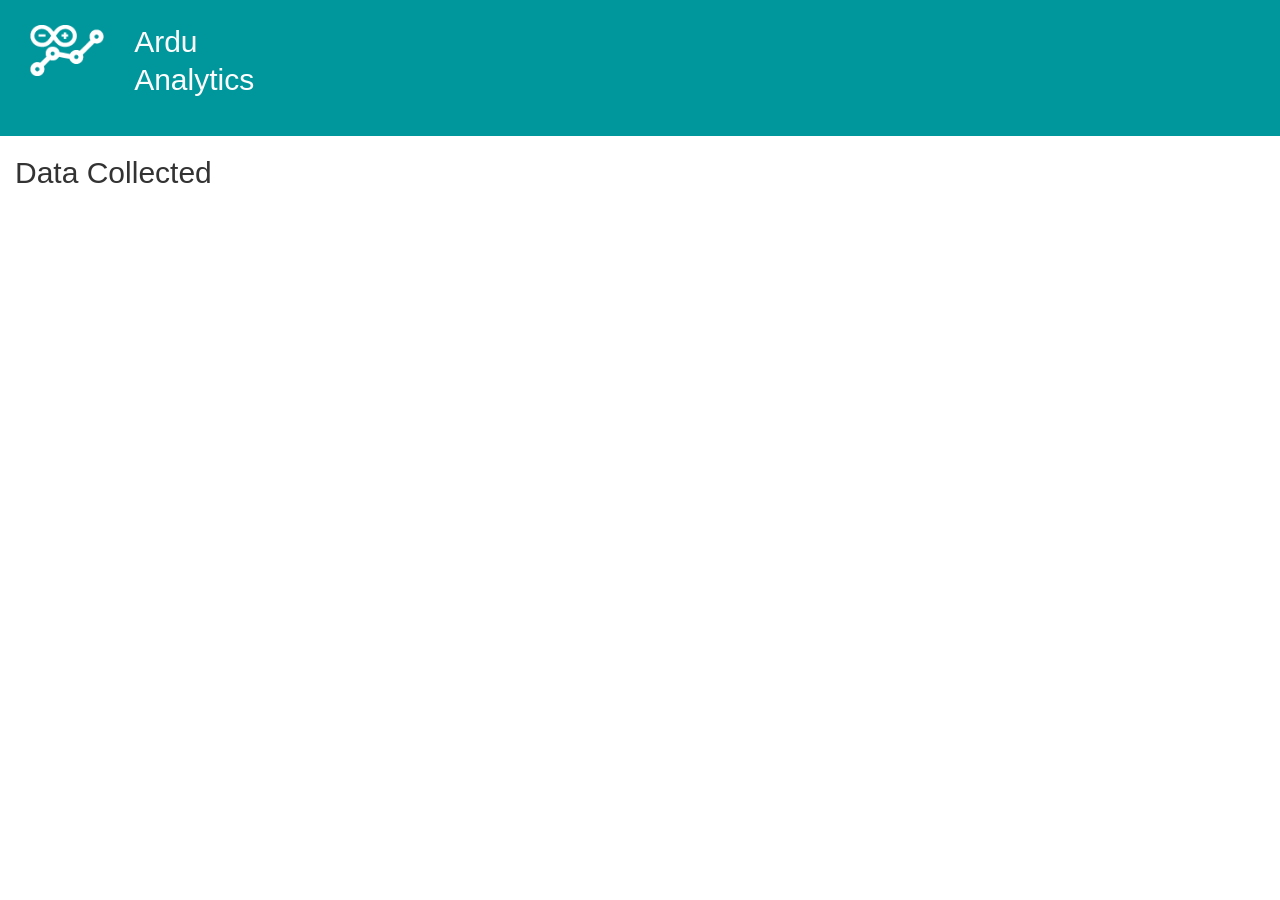
<file: atw/index.html>
<!DOCTYPE html>
<html>

<head>
    <title>Russell Schlup</title>
    <meta charset="utf-8" />
    <!--    Styles    -->
    <link href='http://fonts.googleapis.com/css?family=Open+Sans:400,600|Montserrat:400,700' rel='stylesheet' type='text/css'>
    <link rel="stylesheet" href="//netdna.bootstrapcdn.com/bootstrap/3.1.1/css/bootstrap.min.css">
    <link rel="stylesheet" href="css/style.css">
    <!--    Scripts    -->
    <script type="text/javascript" src="http://code.jquery.com/jquery-2.1.0.min.js"></script>
    <script type="text/javascript" src="js/chart.js"></script>
    <script type="text/javascript" src="js/main.js"></script>
</head>
<body>
    <nav class="col-md-12">
        <img src="i/logo.png" class="col-md-1" />
        <ul class="col-md-3">
            <li><h2>Ardu</h2></li>
            <li><h2>Analytics</h2></li>
        </ul>
    </nav>
    <section class="col-md-12">
        <h2>Data Collected</h2>
<!--        <canvas id="myChart" width="1400" height="400"></canvas>-->
        <ul id='graphs'>
        </ul>
    </section>
</body>
</file>
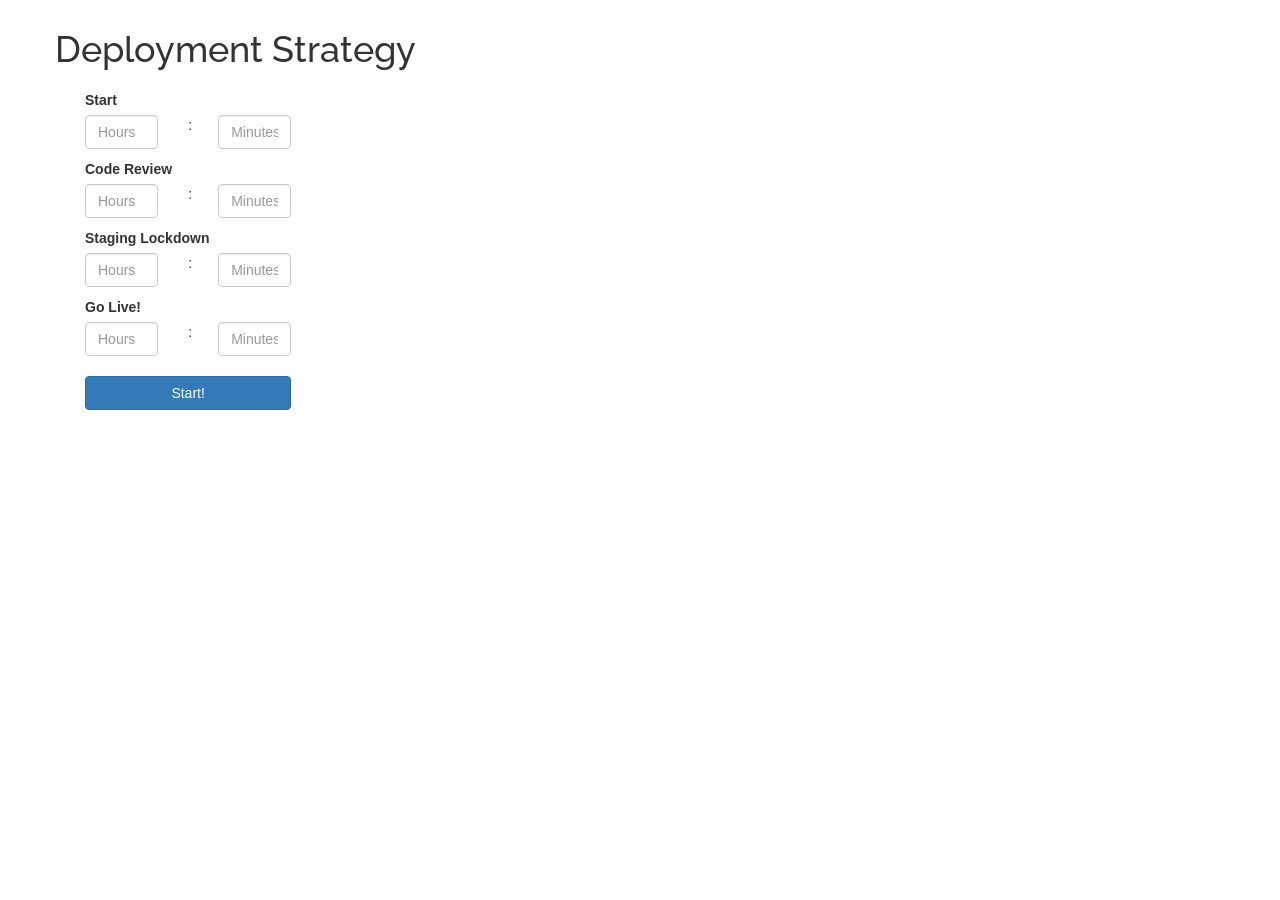
<file: deploy/index.html>
<!doctype html>
<html>
<head>
    <title>Deployment of Web Projects</title>
    <meta charset="utf-8" />
    <!--    Styles    -->
    <link href='http://fonts.googleapis.com/css?family=Lato|Raleway' rel='stylesheet' type='text/css'>
    <link rel="stylesheet" href="//netdna.bootstrapcdn.com/bootstrap/3.1.1/css/bootstrap.min.css">
    <link rel="stylesheet" href="css/s.css">
    
    <!--    Scripts    -->
    <script type="text/javascript" src="http://code.jquery.com/jquery-2.1.0.min.js"></script>
    <script type="text/javascript" src="js/main.js"></script>
    <script src="js/Chart.js"></script>
</head>
<body>
    <header class='col-sm-12'>
        <h1 class='col-sm-12'>Deployment Strategy</h1>
    </header>
    <section class='col-sm-12'>
        <form class='col-sm-4'>
            <ul class="col-sm-9">
                <li class='col-sm-12'><label>Start</label></li>
                <li class="col-sm-5"><input type='text' name='start_hours' class="form-control" placeholder="Hours" /></li>
                <li class="col-sm-1"><span>:</span></li>
                <li class="col-sm-5"><input type='text' name='start_min'  class="form-control" placeholder="Minutes"/></li>
                <li class='col-sm-12'><label>Code Review</label></li>
                <li class="col-sm-5"><input type='text' name='code_hours' class="form-control" placeholder="Hours" /></li>
                <li class="col-sm-1"><span>:</span></li>
                <li class="col-sm-5"><input type='text' name='code_min'  class="form-control" placeholder="Minutes"/></li>
                <li class="col-sm-12"><label>Staging Lockdown</label></li>
                <li class="col-sm-5"><input type='text' name='stage_hours'  class="form-control" placeholder="Hours" /></li>
                <li class="col-sm-1"><span>:</span></li>
                <li class="col-sm-5"><input type='text' name='stage_min'  class="form-control" placeholder="Minutes"/></li>
                <li class="col-sm-12"><label>Go Live!</label></li>
                <li class="col-sm-5"><input type='text' name='live_hours'  class="form-control" placeholder="Hours" /></li>
                <li class="col-sm-1"><span>:</span></li>
                <li class="col-sm-5"><input type='text' name='live_min'  class="form-control" placeholder="Minutes"/></li>
                <button class='btn btn-primary col-sm-10'>Start!</button>
            </ul>
        </form>
        <article class="col-sm-8">
            <h3></h3>
            <canvas id="canvas" height="500" width="500"></canvas>
            <img id='canvasImg' />
        </article>
    </section>
</body>
</html>
</file>
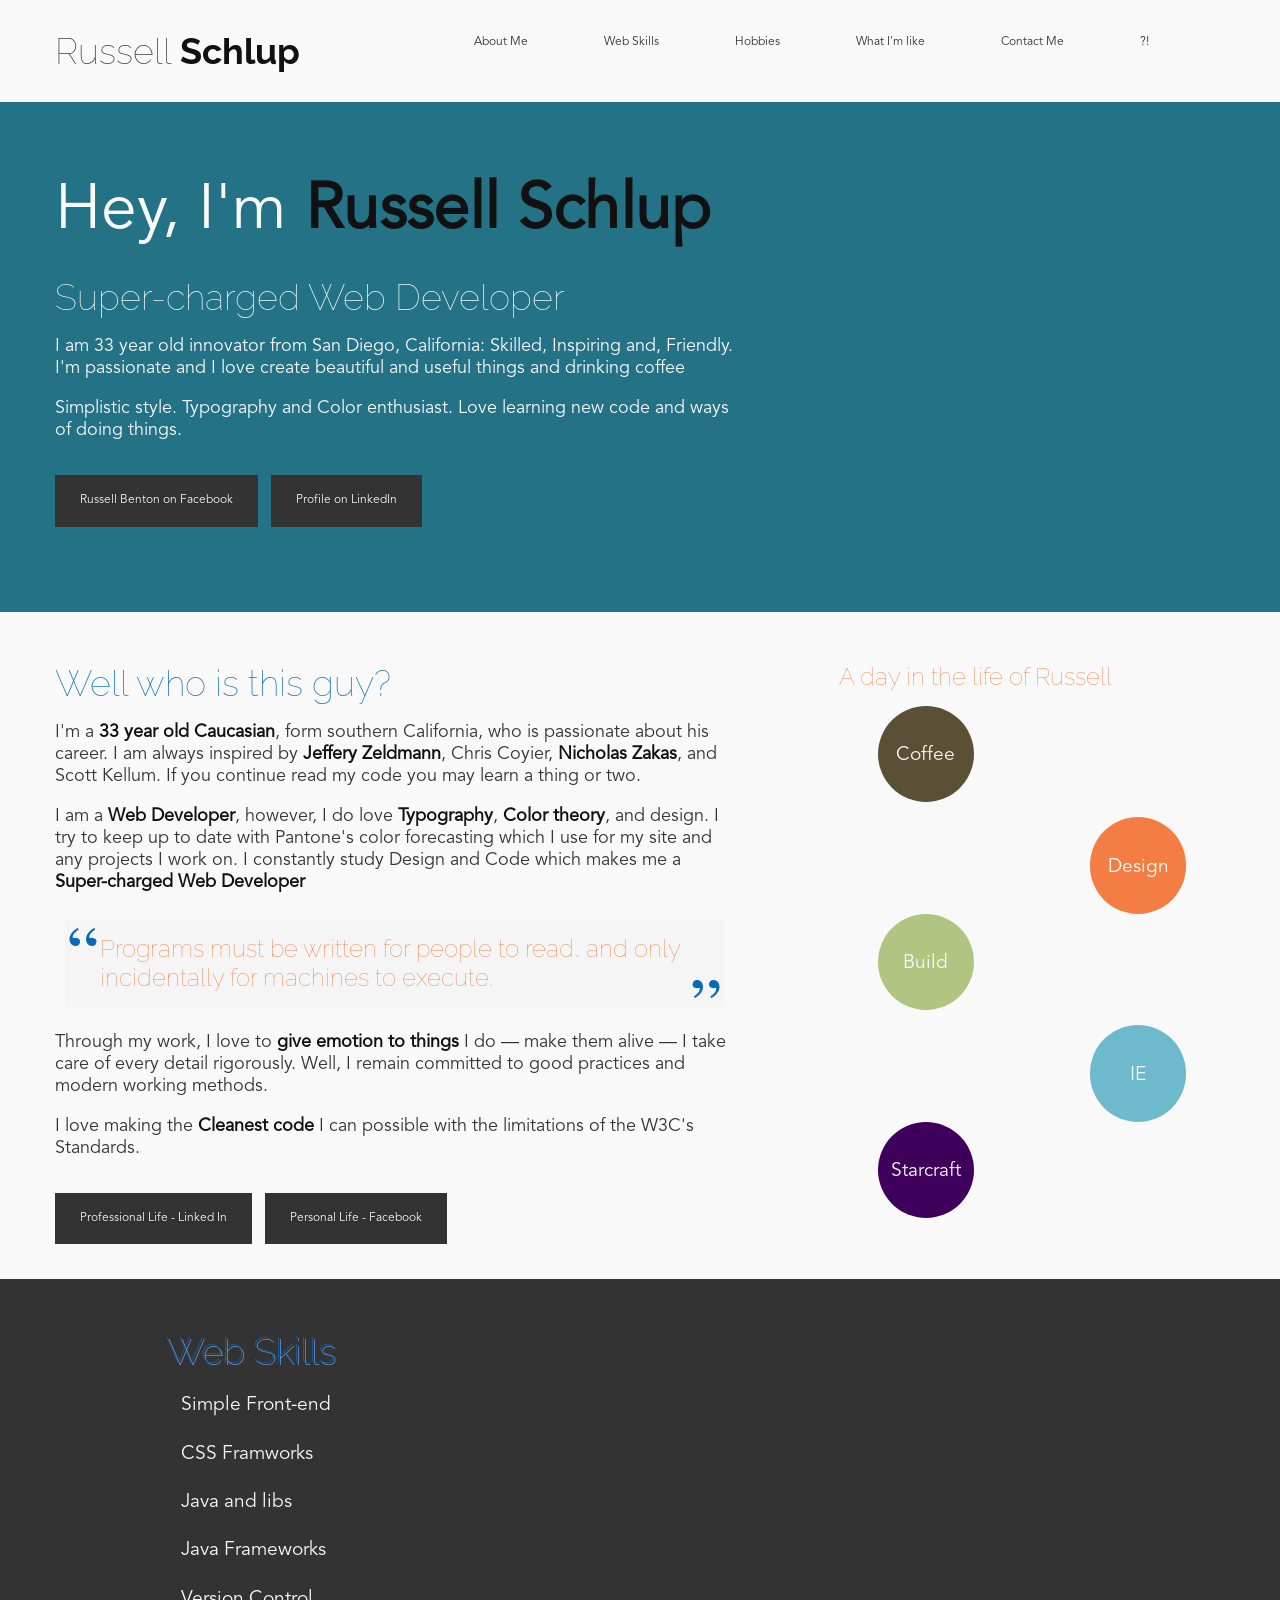
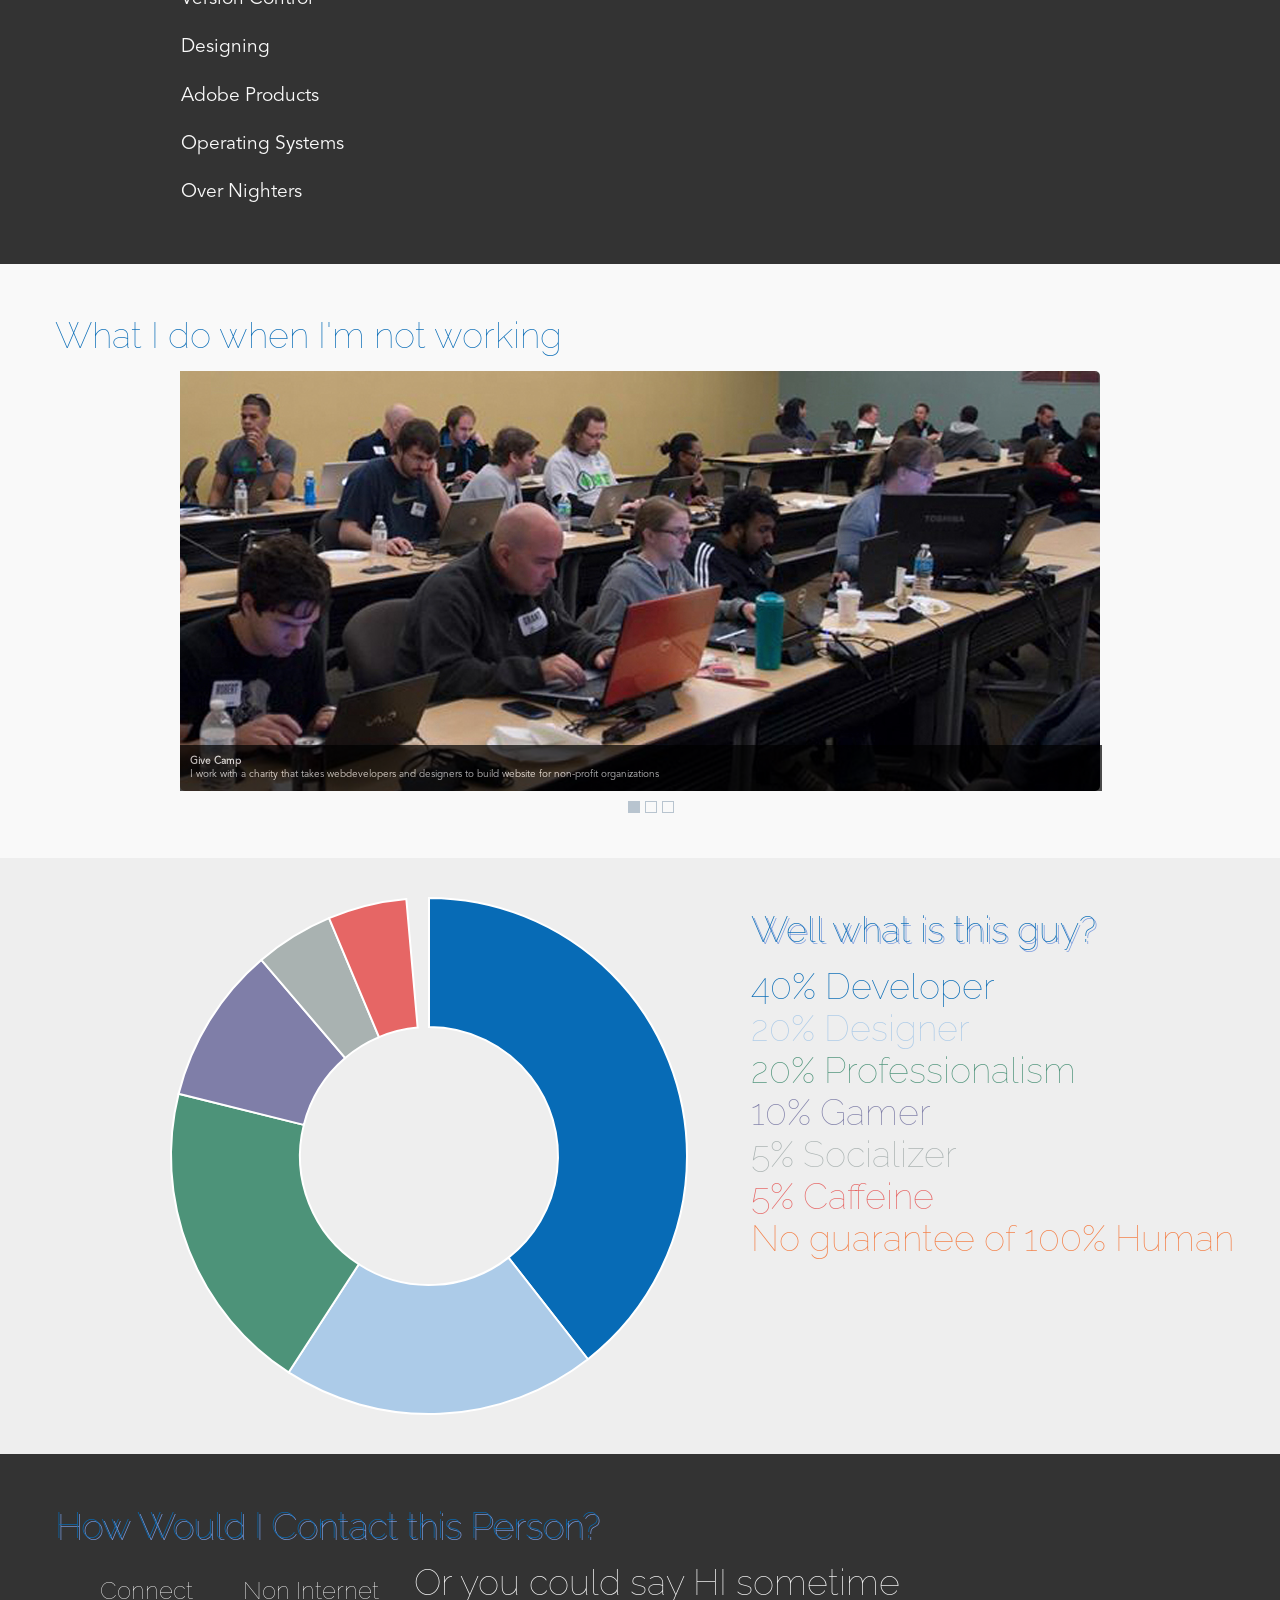
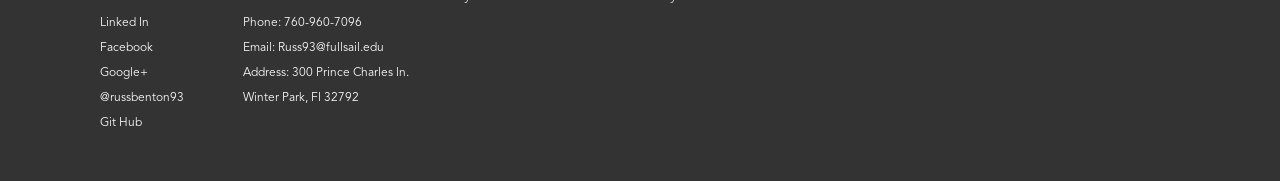
<file: wia/index.html>
<!DOCTYPE html>
<html>
<head>
	<meta charset=utf-8 />
	<title>Title</title>
	<link href='http://fonts.googleapis.com/css?family=Raleway:300' rel='stylesheet' type='text/css'>
	<link rel="stylesheet" href="c/normalize.css">
	<link rel="stylesheet" href="c/m.css">
	<!--***** Styles *****-->
	<script src="j/modernizr.js"></script>
	<script src="j/jq.js"></script>
	<script src="j/sel.js"></script>
	<script src="j/cs.js"></script>
	<script src="j/jrumble.js"></script>
	<script src="j/chart.js"></script>
	<script src="j/m.js"></script>
	<!--***** Scripts *****-->
</head>
<body>
	<div id='easter'>
    </div>
	<nav>
		<div class="wrap">
			<h3>Russell <strong>Schlup</strong></h3>
			<ul>
                <li>?!</li>
                <li>Contact Me</li>
                <li>What I'm like</li>
                <li>Hobbies</li>
                <li>Web Skills</li>
                <li>About Me</li>
			</ul>
		</div>
	</nav>
	
	<header>
		<div class="wrap">
			<section>
				<h1>Hey, I'm <strong>Russell Schlup</strong></h1>
				<h2>Super-charged Web Developer</h2>
				<p>I am <span class="age">20</span> year old innovator from San Diego, California: Skilled, Inspiring and, Friendly. I'm passionate and I love create beautiful and useful things and drinking coffee</p>
				<p>Simplistic style. Typography and Color enthusiast. Love learning new code and ways of doing things.</p>
				<a href='https://www.facebook.com/russbenton' target='_blank'><button>Russell Benton on Facebook</button></a>
				<a href='http://www.linkedin.com/in/russ93' target='_blank'><button class='linkedIn'>Profile on LinkedIn</button></a>
			</section>
		</div>
	</header>
	
	<div class="wrap" id='about'>
		<section>
			<h2>Well who is this guy?</h2>
			<p>I'm a <strong><span class="age">20</span> year old Caucasian</strong>, form southern California, who is passionate about his career. I am always inspired by <strong>Jeffery Zeldmann</strong>, Chris Coyier, <strong>Nicholas Zakas</strong>, and Scott Kellum. If you continue read my code you may learn a thing or two.</p>
			<p>I am a <strong>Web Developer</strong>, however, I do love <strong>Typography</strong>, <strong>Color theory</strong>, and design. I try to keep up to date with Pantone's  color forecasting which I use for my site and any projects I work on.  I constantly study Design and Code which makes me  a <strong>Super-charged Web Developer</strong></p>
			<h3 class="quote"> Programs must be written for people to read, and only incidentally for machines to execute.</h3>
			<p>Through my work, I love to <strong>give emotion to things</strong> I do — make them alive — I take care of every detail rigorously. Well, I remain committed to good practices and modern working methods.</p>
			<p>I love making the <strong>Cleanest code</strong> I can possible with the limitations of the W3C's Standards.</p>
			<a href='http://www.linkedin.com/in/russ93' target='_blank'><button class='linkedIn'>Professional Life - Linked In</button></a>
			<a href='https://www.facebook.com/russbenton' target='_blank'><button>Personal Life - Facebook</button></a>
		</section>
		<aside>
			<h2>A day in the life of Russell</h2>
			<ul id="timeline">
				<li><p>Coffee</p><dfn>I drink an average of 380 cups of coffee a year</dfn></li>
				<li><p>Design</p><dfn>Worldwide, a new page is designed every 0.4 seconds</dfn></li>
				<li><p>Build</p><dfn>Lint! Lint! Lint! and Standardise</dfn></li>
				<li><p>IE</p><dfn>Browser quirks can increase product time up to 71%</dfn></li>
				<li><p>Starcraft</p><dfn>Increasing my mental quickness and problem solving</dfn></li>
			</ul>
		</aside>
	</div>
	
	<div class="wrap" id='web'>
        <section class='dW'>
            <h2>Web Skills</h2>
            <ul id='skills'>
                <li><label>Simple Front-end</label><dfn lvl='100'>(LVL <span>0</span>) XHTML, HTML5, CSS2.1, CSS3</dfn></li>
                <li><label>CSS Framworks</label><dfn lvl='100'>(LVL <span>0</span>) Responsive Design, Grid System, Bootstrap, Foundation</dfn></li>
                <li><label>Java and libs</label><dfn lvl='95'>(LVL <span>0</span>) JavaScript, jQuery, jQuery UI, jQuery Mobile</dfn></li>
                <li><label>Java Frameworks</label><dfn lvl='78'>(LVL <span>0</span>) Ember, Backbone, AngularJS, PHP5, AJAX</dfn></li>
                <li><label>Version Control</label><dfn lvl='95'>(LVL <span>0</span>) Git, SVN</dfn></li>
                <li><label>Designing</label><dfn lvl='80'>(LVL <span>0</span>) Web Design, Mobile Design</dfn></li>
                <li><label>Adobe Products</label><dfn lvl='85'>(LVL <span>0</span>) Photoshop, Illustrator, Indesign, Flash, Flash Builder, Premiere Pro</dfn></li>
                <li><label>Operating Systems</label><dfn lvl='100'>(LVL <span>0</span>) OSX, Windows, Linux (KDE & GTK+)</dfn></li>
                <li><label>Over Nighters</label><dfn lvl='9001'><span class='shake'>(LVL <span>0</span>)</span> Sleep Deprivation, Caffine, Passouts, Face Palms, Mind Blown</dfn></li>
            </ul>
        </section>
	</div>
    <div class='wrap'>
        <section id='notWork'>
            <h2>What I do when I'm not working</h2>
            <div id='carousel'>
                    <img src="i/givecamp.jpg" alt="Flowers" />
                    <span><b>Give Camp</b><br>I work with a charity that takes webdevelopers and designers to build website for non-profit organizations</span>
                    <img src="i/puremotivation.jpg" alt="Flowers" />
                    <span><b>Pure Motivation</b><br>I also spend my time helping another non-profit charity that helps do many things.</span>
                    <img src='i/safehouse.png'/>
                    <span><b>Safe House Movement</b><br>I also run a site for a non-profit charity that builds orphanages for homless children in south america name SafeHouse Movement.</span>
            </div>
        </section>
    </div>
	<div class='wrap' id='wia'>
        <section class='dW'>
            <canvas id="canvas" height='526px' width='526px'></canvas>
            <img id='canvasImg' />
            <article>
                <h2>Well what is this guy?</h2>
                <h3>40% Developer</h3>
                <h3>20% Designer</h3>
                <h3>20% Professionalism</h3>
                <h3>10% Gamer</h3>
                <h3>5% Socializer</h3>
                <h3>5% Caffeine</h3>
                <h3>No guarantee of 100% Human</h3>
            </article>
        </section>
    </div>
	<footer>
        <div class='wrap'>
            <section class='dW'>
                <h2>How Would I Contact this Person?</h2>
                <ul>
                    <li><h3>Connect</h3></li>
                    <li><a href='http://www.linkedin.com/in/russ93' target='_blank'>Linked In</a></li>
                    <li><a href='https://www.facebook.com/russbenton' target='_blank'>Facebook</a></li>
                    <li><a href='https://plus.google.com/113876837486927764147/posts/p/pub' target='_blank'>Google+</a></li>
                    <li><a href='https://twitter.com/russbenton93' target='_blank'>@russbenton93</a></li>
                    <li><a href='https://github.com/Russ93' target='_blank'>Git Hub</a></li>
                </ul>
                <ul>
                    <li><h3>Non Internet</h3></li>
                    <li>Phone: 760-960-7096</li>
                    <li>Email: Russ93@fullsail.edu</li>
                    <li>Address: 300 Prince Charles ln.</li>
                    <li>Winter Park, Fl 32792</li>
                </ul>
                <h3>Or you could say HI sometime</h3>
            </section>
        </div>
	</footer>
</body>
</html>
</file>
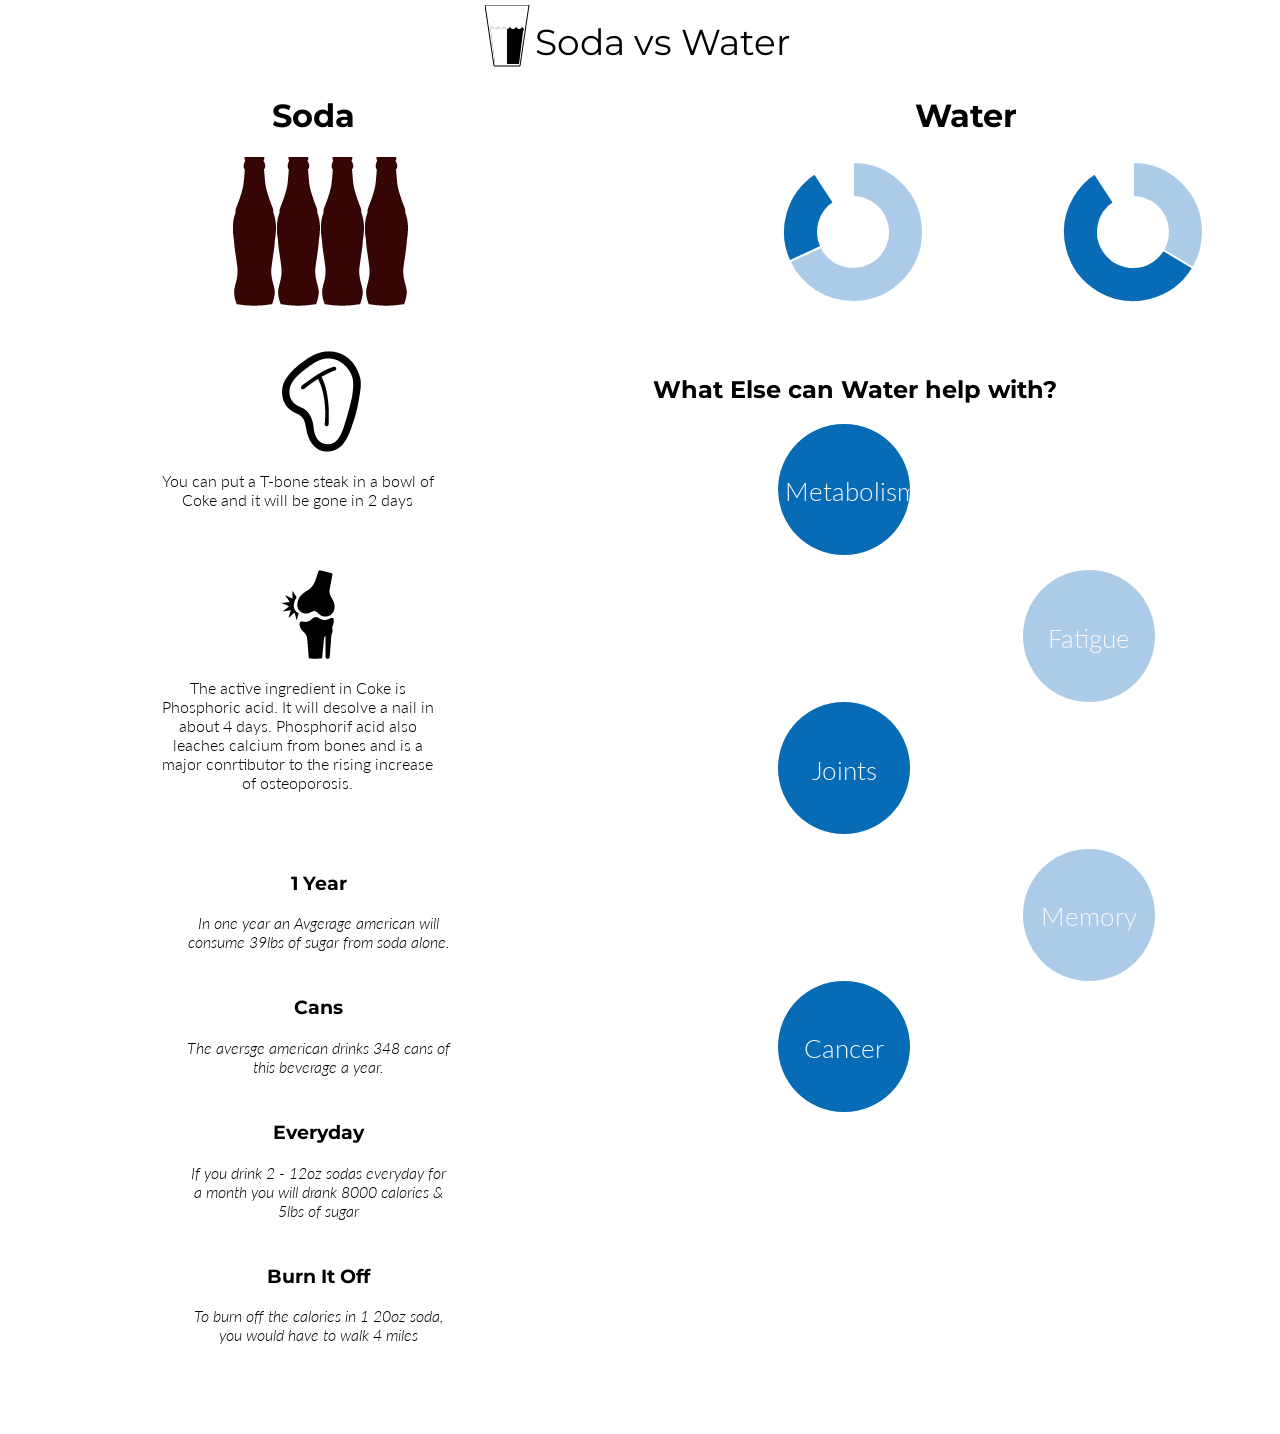
<file: wia_final/index.html>
<!DOCTYPE html>
<html>

<head>
    <meta charset=utf-8 />
    <title>Title</title>
    <!--***** Styles *****-->
    <link href='http://fonts.googleapis.com/css?family=Lato:300|Montserrat' rel='stylesheet' type='text/css'>
    <link rel="stylesheet" href="c/n.css">
    <link rel="stylesheet" href="c/m.css">
    <!--***** Scripts *****-->
    <script src="http://code.jquery.com/jquery-2.0.3.min.js"></script>
    <script src="j/chart.js"></script>
    <script src="j/modernizr.js"></script>
    <script src="j/m.js"></script>
</head>

<body>
    <nav>
        <canvas id="logo" height='75px' width='310px'></canvas>
    </nav>
    <section id='soda'>
        <h1>Soda</h1>
        <article class='cenGraph'>
            <div id='gallons'></div>
            <p id='g'>In many states the high patrol carries two gallons of Coke in the trunk to remove blood from the highway after a car accident</p>
        </article>        
        <article class='cenGraph'>
            <img src='i/steak.png' />
            <p>You can put a T-bone steak in a bowl of Coke and it will be gone in 2 days</p>
        </article>
        <article class='cenGraph'>
            <img src='i/joint.png' />
            <p>The active ingredient in Coke is Phosphoric acid. It will desolve a nail in about 4 days. Phosphorif acid also leaches calcium from bones and is a major conrtibutor to the rising increase of osteoporosis.</p>
        </article>
        <article class='cenGraph'>
         <ul>
				<li><h3>1 Year</h3><dfn>In one year an Avgerage american will consume 39lbs of sugar from soda alone.</dfn></li>
				<li><h3>Cans</h3><dfn>The aversge american drinks 348 cans of this beverage a year.</dfn></li>
				<li><h3>Everyday</h3><dfn>If you drink 2 - 12oz sodas everyday for a month you will drank 8000 calories & 5lbs of sugar</dfn></li>
				<li><h3>Burn It Off</h3><dfn>To burn off the calories in 1 20oz soda, you would have to walk 4 miles</dfn></li>
			</ul>
        </article>
    </section>
    <section id='water'>
        <h1>Water</h1>
        <article class='cenGraph'>
            <canvas id='dehydrated' height='150px' width='150px'></canvas>
            <canvas id='hunger' height='150px' width='150px'></canvas>
            <p id='d'>75% pf Americans are chronically dehydrated. (also applies to half of the world population)</p>
            <p id='h'>37% of american, the thirst mechanism is so weak that it is mistaken for hunger</p>
        </article>
        <article>
            <h2>What Else can Water help with?</h2>
            <ul id="health">
				<li><p>Metabolism</p><dfn>MILD dehydration will slow down on'es metabolism by 3%</dfn></li>
				<li><p>Fatigue</p><dfn>Lack of Water will shut down midnight hunger pangs for almost 100% of the dieters studied in a university of washington study</dfn></li>
				<li><p>Joints</p><dfn>8-10 glasses of water a day can sigificantly ease back and join pain</dfn></li>
				<li><p>Memory</p><dfn>2% drop in body water can trigger fuzzy short-term memory, trouble with basic math, and difficulty focusing your vision</dfn></li>
				<li><p>Cancer</p><dfn>5 glasses a day can decrease Colon Cancer by 45%, Breast Cancer by 79%, and Bladder Cancer by 50%</dfn></li>
			</ul>
        </article>
    </section>
    <footer>

    </footer>
</body>

</html>
</file>
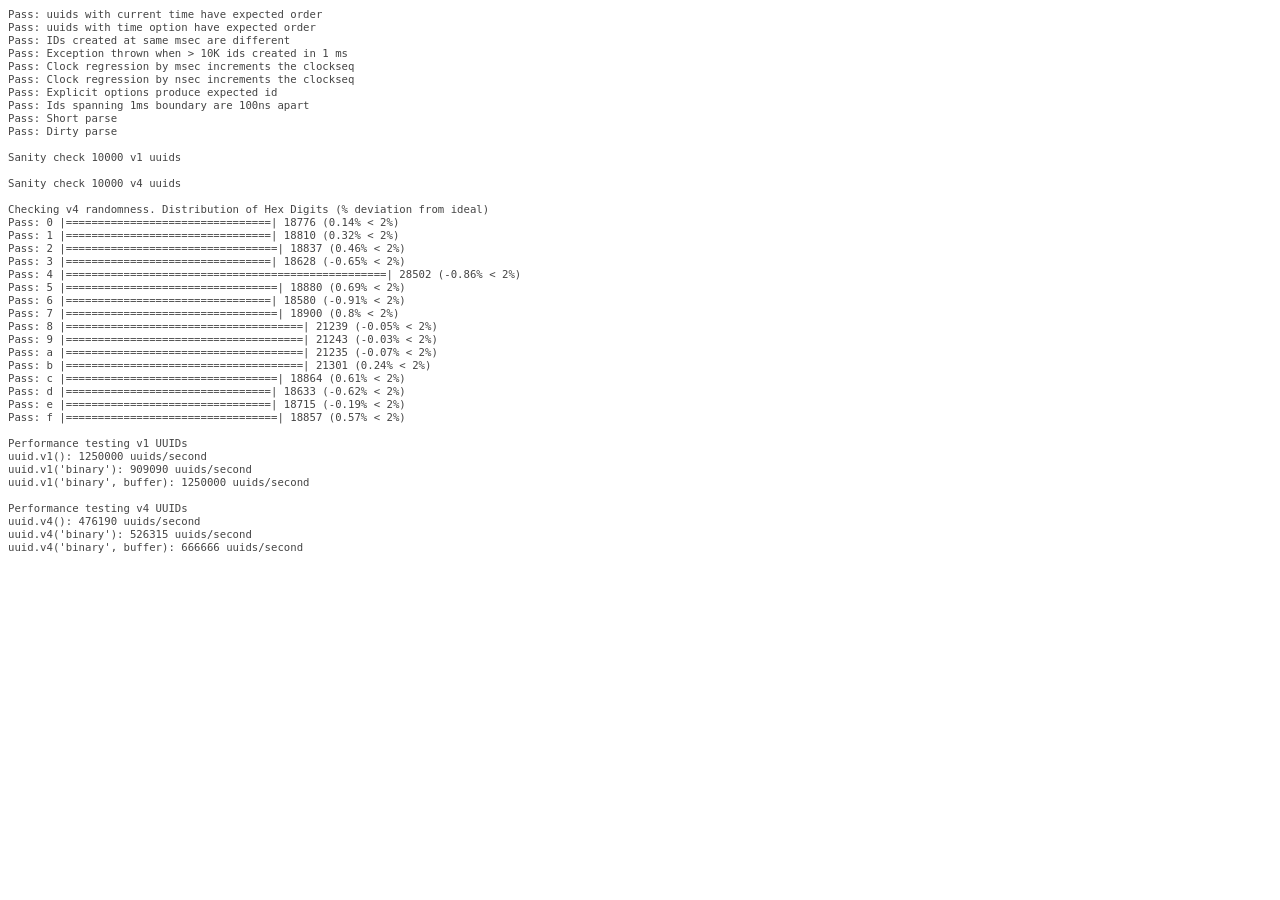
<file: doclove/node_modules/node-uuid/test/test.html>
<html>
  <head>
    <style>
      div {
        font-family: monospace;
        font-size: 8pt;
      }
      div.log {color: #444;}
      div.warn {color: #550;}
      div.error {color: #800; font-weight: bold;}
    </style>
    <script src="../uuid.js"></script>
  </head>
  <body>
    <script src="./test.js"></script>
  </body>
</html>
</file>
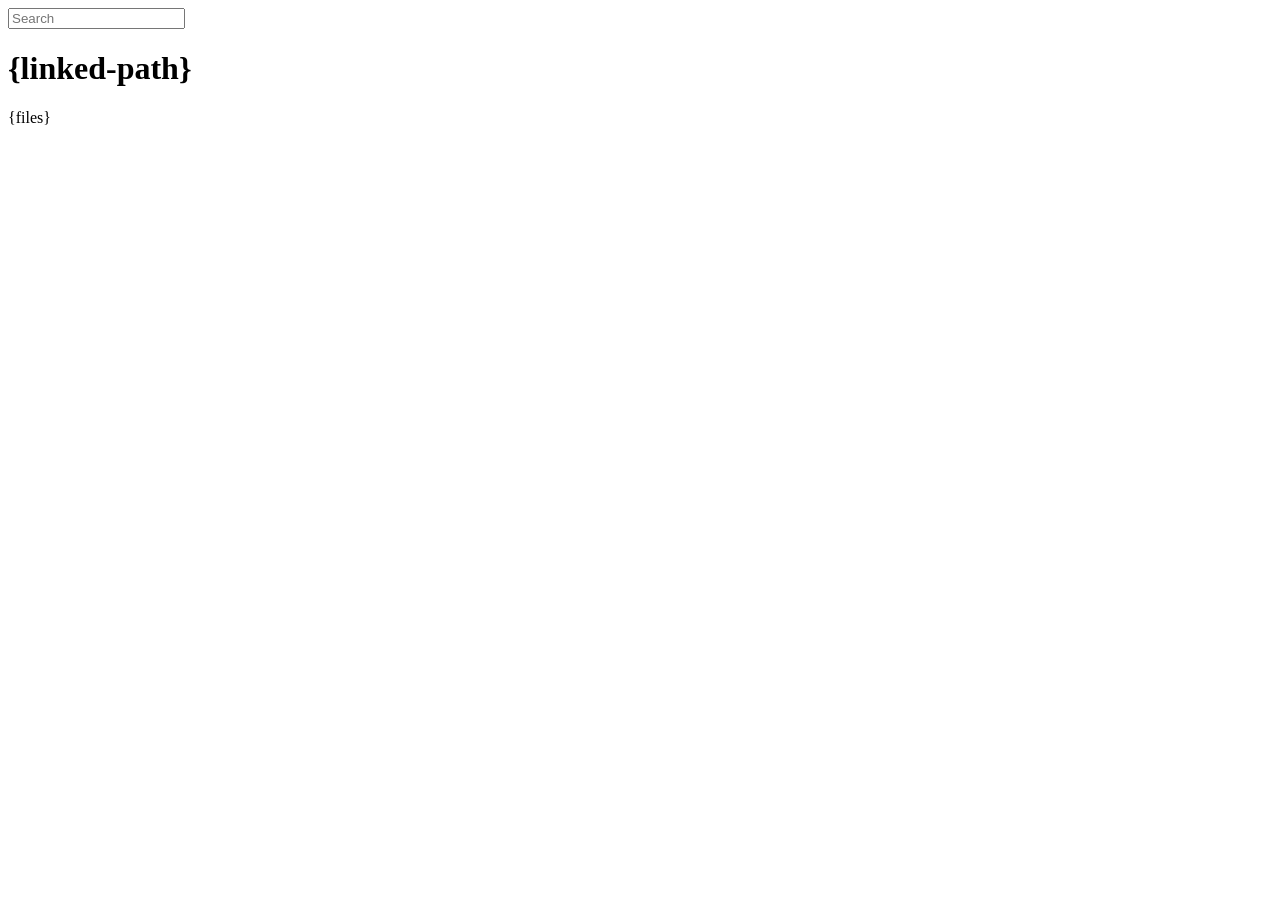
<file: doclove/node_modules/connect/lib/public/directory.html>
<!DOCTYPE html>
<html>
  <head>
    <meta charset='utf-8'> 
    <meta name="viewport" content="width=device-width, initial-scale=1.0, maximum-scale=1.0, user-scalable=no" />
    <title>listing directory {directory}</title>
    <style>{style}</style>
    <script>
      function $(id){
        var el = 'string' == typeof id
          ? document.getElementById(id)
          : id;

        el.on = function(event, fn){
          if ('content loaded' == event) {
            event = window.attachEvent ? "load" : "DOMContentLoaded";
          }
          el.addEventListener
            ? el.addEventListener(event, fn, false)
            : el.attachEvent("on" + event, fn);
        };

        el.all = function(selector){
          return $(el.querySelectorAll(selector));
        };

        el.each = function(fn){
          for (var i = 0, len = el.length; i < len; ++i) {
            fn($(el[i]), i);
          }
        };

        el.getClasses = function(){
          return this.getAttribute('class').split(/\s+/);
        };

        el.addClass = function(name){
          var classes = this.getAttribute('class');
          el.setAttribute('class', classes
            ? classes + ' ' + name
            : name);
        };

        el.removeClass = function(name){
          var classes = this.getClasses().filter(function(curr){
            return curr != name;
          });
          this.setAttribute('class', classes.join(' '));
        };

        return el;
      }

      function search() {
        var str = $('search').value
          , links = $('files').all('a');

        links.each(function(link){
          var text = link.textContent;

          if ('..' == text) return;
          if (str.length && ~text.indexOf(str)) {
            link.addClass('highlight');
          } else {
            link.removeClass('highlight');
          }
        });
      }

      $(window).on('content loaded', function(){
        $('search').on('keyup', search);
      });
    </script>
  </head>
  <body class="directory">
    <input id="search" type="text" placeholder="Search" autocomplete="off" />
    <div id="wrapper">
      <h1>{linked-path}</h1>
      {files}
    </div>
  </body>
</html>
</file>
<file: atw/css/style.css>
nav {
    background: #00979c;
    padding: 25px;
    color: #fefefe;
}
ul li{
    list-style: none;
}
nav li h2{
    margin: 0;
    margin-bottom: 5px;
}
#graphs {
    margin-left: 10%;
}
#graphs li{
    margin-top: 15px;
}
</file>
<file: deploy/css/s.css>
html{
    font-family: "Lato", "Arial", "Helvetica", sans-serif;
}
h1, h2, h3, h4, h5, h6{
    font-family: "Raleway", "Arial", "Helvetica", sans-serif;
}
body{
    padding: 10px 25px;
}
header{
    margin-bottom: 10px;
}
ul li{
    list-style: none;
}
button{
    margin: 10px 0 0 15px;
}
input{
    margin-bottom: 10px;
}
</file>
<file: wia/c/m.css>
/*------------------------- Fonts -------------------------*/
@font-face {
	font-family: 'Avenir';
	src: url('f/Avenir-Book.eot');
	src: local('☺'), url('f/Avenir-Book.woff') format('woff'), url('f/Avenir-Book.ttf') format('truetype'), url('f/Avenir-Book.svg') format('svg');
	font-weight: normal;
	font-style: normal;
}
@font-face {
	font-family: 'Avenir-Light';
	src: url('f/Avenir-Light.eot');
	src: local('☺'), url('f/Avenir-Light.woff') format('woff'), url('f/Avenir-Light.ttf') format('truetype'), url('f/Avenir-Light.svg') format('svg');
	font-weight: normal;
	font-style: normal;
}
/*------------------------- Defaults -------------------------*/
html{
	font-size: 62.5%;
	font-family: 'Avenir', sans-serif;
	color: #333;
	background: #f9f9f9;
}
.wrap{
	max-width: 1170px;
	margin: 0 auto;
	overflow: hidden;
}
h1, h2, h3 , h4, h5, h6{
	padding: 0;
	margin: 0;
	font-family: 'Raleway', sans-serif;
	font-style: normal;
	font-weight: 100;
}
h1{
	font-family: 'Avenir', sans-serif;
	font-size: 6.4em;
	color: #f9f9f9;
}
a{
    color: #f9f9f9;
    text-decoration: none;
}
h2{
	font-size: 3.6em;
	color: #076BB6;
	margin: 15px 0;
}
section, aside{
	padding: 35px 0;
}
h3{
	font-size: 3.6em;
}
#easter{
    position: fixed;
    margin: 50px 0 0 25%;
    z-index: 10;
    cursor: pointer;
}
#easter h1{
    color: #F47D43;
}
strong{
	color: #111;
}
li{
	font: normal 1.2em/1.25 'Avenir', arial, helvetica, sans-serif;
	list-style: none;
}
p {
	font-size: 1.8em;
	clear: both;
}
section{
	width: 58%;
}
aside{
	float: right;
	width: 33%;
}
aside h2{
	color: #f47d43;
	font-size: 2.4em;
}
.button,button,html input[type="button"],input[type="submit"]{
    margin: 15px 10px 0 0;
	padding: 15px 25px;
    background: #333;
    color: #f9f9f9;
	font: normal 1.2em/1.8 'Avenir', arial, helvetica, sans-serif;
	text-align: center;
	text-shadow: 0 1px 2px rgba(0, 0, 0, 0.25);
    border: 0;
	cursor: pointer;
}
.button:hover,button:hover,html input[type="button"]:hover,input[type="submit"]:hover{
	background: #f47d43;
    border-bottom: 2px solid #D87B56;
    -webkit-box-shadow: inset 0 -2px #D87B56;
	box-shadow: inset 0 -2px #D87B56;
}
article {
    float: right;
    width: 50%;
}
.dW{
    margin: 0 13%;
    max-width: 1170px;
    width: 100%;
}
/*------------------------- Nav -------------------------*/
nav{
	width: 100%;
	position: fixed;
    z-index: 99;
	top: 0;
	background: #f9f9f9;
}
nav ul{
	float: right;
	width: 65%;
	margin-top: 5px;
	padding: 0;
}
nav li{
	margin-right: 10%;
	float: right;
	font-size: 1.2em;
}
nav .wrap{
	padding: 30px 0;
}
nav h3{
    float: left;
}
/*------------------------- Header -------------------------*/
header{
	margin-top: 90px;
	background: #237285;
	overflow: hidden;
	color: #f9f9f9;
	padding: 50px 0;
}
header h1{
	margin-bottom:  25px;
}
header h2{
	color: #fff;
	margin: 15px 0;
}
header section{
	width: 59%;
}
/*------------------------- Main -------------------------*/
section:not(header){
	float: left;
}
.quote{
	color: #f47d43;
	background-color: #f5f5f5;
	background-image: url(../i/lq.png),url(../i/rq.png);
	background-repeat: no-repeat;
	background-position: left top, right bottom;
	font-size: 2.4em;
	padding: 15px 15px 15px 35px;
	margin: 25px 10px;
}
body .wrap:nth-child(5){
	background: #333;
	color: #f9f9f9;
	max-width: 100%;
}
body .wrap:nth-child(5) ul{
    font-size: 1.6em;
    padding: 0 0 0 15px;
}
.linkedIn:hover{
    background: #1C87BD;
    border-bottom: 2px solid #076BB6;
    -webkit-box-shadow: inset 0 -2px #076BB6;
	box-shadow: inset 0 -2px #076BB6s;
}
/*------------------------- Chart -------------------------*/
#canvas {
    float: left;
    height: 50%;
    width: 50%;
}
#canvasImg{
    float: left;
}
/*------------------------- Timeline -------------------------*/
#timeline{
	width: 100%;
	padding: 0;
}
#timeline p{
	margin: 40% 5% 0;
}
#timeline dfn{
	display: block;
	width: 75%;
	margin: 0 auto;
	padding-top: 30%;
	background-position: center top;
	background-repeat: no-repeat;
}
#timeline li{
	text-align: center;
	width: 25%;
	margin: 0 10%;
	height:0;
	padding-bottom: 25%;
	border-radius: 50%;
	overflow: hidden;
	color:  #f9f9f9;
	clear:  both;
}
#timeline li:not(first-child){
	margin-top: 15px;
}
li p{
	font-size: 1.6em;
}
#timeline li:nth-child(even){
	background: #076BB6;
	float:  right;
}
#timeline li:nth-child(odd){
	background: #F47D43;
}
#timeline li:first-child{
	background: #5B4F35;
}
#timeline li:nth-child(2){
	background: #f47d43;
}
#timeline li:nth-child(3){
	background: #B1C482;
}
#timeline li:nth-child(4){
	background: #6DBACC;
}
#timeline li:nth-child(5){
	background: #3E005B;
}
#timeline li:first-child dfn{
	background-image: url(../i/tl-01.png);
}
#timeline li:nth-child(2) dfn{
	background-image: url(../i/tl-02.png); 
}
#timeline li:nth-child(3) dfn{
	background-image: url(../i/tl-03.png);
}
#timeline li:nth-child(4) dfn{
	background-image: url(../i/tl-04.png);
}
#timeline li:nth-child(5) dfn{
	background-image: url(../i/tl-05.png);
}
/*------------------------- Not Work -------------------------*/
#notWork{
    max-width: 1170px;
    width: 100%;
}
#notWork  li{
    float: left;
    width: 31%;
    margin-right: 2.08%;
}
/*------------------------- Skills -------------------------*/
.dW h2{
    text-shadow: 2px 2px 0 #79d;
}
#skills li{
    overflow: hidden;
    margin-bottom: 10px;
}
#skills li > * {
    display: block;
    line-height: 2;
}
#skills label{
    width: 17.5%;
    float: left;
}
#skills dfn{
    float: left;
    overflow: hidden;
    padding-left: 15px;
}
#skills li:nth-child(odd) dfn{
    background: #39d;
    border-bottom: solid 5px #28c;
}
#skills li:nth-child(even) dfn{
    background: #e72;
    border-bottom: solid 5px #d71;
}
/*------------------------- CoinSlider -------------------------*/
.coin-slider {
    overflow: hidden;
    zoom: 1;
    position: relative;
}
.coin-slider a {
    text-decoration: none;
    outline: none;
    border: none;
}
.cs-buttons {
    font-size: 0px;
    padding: 10px;
    float: left;
}
.cs-buttons a {
    margin-left: 5px;
    height: 10px;
    width: 10px;
    float: left;
    border: 1px solid #B8C4CF;
    color: #B8C4CF;
    text-indent: -1000px;
}
.cs-active {
    background-color: #B8C4CF;
    color: #FFFFFF;
}
.cs-title {
    width: 98%;
    padding: 10px;
    background-color: #000000;
    color: #FFFFFF;
}
.cs-prev,
.cs-next {
    background-color: #000000;
    color: #FFFFFF;
    padding: 0px 10px;
}
#carousel {
    margin: 0 auto;
    background-color: white;
    padding: 10px;
    border-radius: 5px;
}
/*------------------------- What I Am -------------------------*/
#wia{
    max-width: 100%;
    background: #eee;
}
#wia .dW article h3:nth-child(2){
    color: #076BB6;
}
#wia .dW article h3:nth-child(3){
    color: #ACCBE8;
}
#wia .dW article h3:nth-child(4){
    color: #4D9379;
}
#wia .dW article h3:nth-child(5){
    color: #7F7EA8;
}
#wia .dW article h3:nth-child(6){
    color: #A9B2B1;
}
#wia .dW article h3:nth-child(7){
    color: #E66665;
}
#wia .dW article h3:nth-child(8){
    color: #F47D43;
}
/*------------------------- Footer -------------------------*/
footer{
    color: #f9f9f9;
    overflow:hidden;
    background: #333;
	position: relative;
	clear:both;
}
footer ul{
    float: left;
}
footer ul li h3{
    font-size: 24px;
}
footer ul li{
    font-size: 12px;
    padding: 5px;
}
footer .dW{
    margin: 0;
}
/*------------------------- Media Queries -------------------------*/
@media screen and (max-width: 1065px){
	header section{
		width: 100%;
	}
}
</file>
<file: wia_final/c/n.css>
article,aside,details,figcaption,figure,footer,header,hgroup,main,nav,section,summary{display:block}audio,canvas,video{display:inline-block}audio:not([controls]){display:none;height:0}[hidden],template{display:none}html{font-family:sans-serif;-ms-text-size-adjust:100%;-webkit-text-size-adjust:100%}body{margin:0}a{background:transparent}a:focus{outline:thin dotted}a:active,a:hover{outline:0}h1{font-size:2em;margin:.67em 0}abbr[title]{border-bottom:1px dotted}b,strong{font-weight:700}dfn{font-style:italic}hr{-moz-box-sizing:content-box;box-sizing:content-box;height:0}mark{background:#ff0;color:#000}code,kbd,pre,samp{font-family:monospace,serif;font-size:1em}pre{white-space:pre-wrap}q{quotes:"\201C" "\201D" "\2018" "\2019"}small{font-size:80%}sub,sup{font-size:75%;line-height:0;position:relative;vertical-align:baseline}sup{top:-.5em}sub{bottom:-.25em}img{border:0}svg:not(:root){overflow:hidden}figure{margin:0}fieldset{border:1px solid silver;margin:0 2px;padding:.35em .625em .75em}legend{border:0;padding:0}button,input,select,textarea{font-family:inherit;font-size:100%;margin:0}button,input{line-height:normal}button,select{text-transform:none}button,html input[type=button],input[type=reset],input[type=submit]{-webkit-appearance:button;cursor:pointer}button[disabled],html input[disabled]{cursor:default}input[type=checkbox],input[type=radio]{box-sizing:border-box;padding:0}input[type=search]{-webkit-appearance:textfield;-moz-box-sizing:content-box;-webkit-box-sizing:content-box;box-sizing:content-box}input[type=search]::-webkit-search-cancel-button,input[type=search]::-webkit-search-decoration{-webkit-appearance:none}button::-moz-focus-inner,input::-moz-focus-inner{border:0;padding:0}textarea{overflow:auto;vertical-align:top}table{border-collapse:collapse;border-spacing:0}
</file>
<file: wia_final/c/m.css>
/*------------------------- Defaults -------------------------*/
html{
	font-family: 'Lato', sans-serif;
	font-weight: 300;
}
h1, h2, h3 , h4, h5, h6, span{
	font-family: 'Montserrat', sans-serif;
}
h1{
	width: 100%;
    display:block;
    text-align: center;
}
h2{
	
}
h3{
	
}
article{
    width:100%;
    overflow:hidden;
    margin-bottom: 45px;
}
li{
    list-style: none;
}
/*------------------------- Nav -------------------------*/
nav{
    position: fixed;
    width: 100%;
    text-align: center;
    background: #fff;
}
nav canvas{
    margin-top: 5px;
}
/*------------------------- Header -------------------------*/
#water,#soda{
    margin-top: 75px;
}
#soda{
    float: left;
}
#water{
    float: right;
}
section {
    width: 49%;
}
/*------------------------- Body -------------------------*/
.cenGraph canvas{
    margin-left: 20%;
}
.cenGraph p{
    width: 45%;
    float: left;
    margin-left: 5%;
}
/*------------------------- Soda -------------------------*/
#soda .cenGraph p{
    margin-left: 25%;
    text-align:center;
}
#soda .cenGraph canvas{
    margin-left: 28%
}
#gallons{
    margin-left: 37%;
    width: 44px;
    height: 149px;
    background: url(../i/coke.png);
}
img{
    margin-left: 45%;
}
#soda ul li{
    width: 45%;
    text-align:center;
    margin:0 0 45px 25%;
}
/*------------------------- Water -------------------------*/
#health{
	width: 75%;
    margin-left: 12.5%;
	padding: 0;
}
#health p{
	margin: 40% 5% 0;
}
#health li:first-child dfn{
    margin-top: 10%;
}
#health dfn{
	display: block;
	width: 75%;
	margin: 0 auto;
	padding-top: 10%;
	background-position: center top;
	background-repeat: no-repeat;
}
#health li{
	text-align: center;
	width: 28%;
	margin: 0 10%;
	height:0;
	padding-bottom: 28%;
	border-radius: 50%;
	overflow: hidden;
	color:  #f9f9f9;
	clear:  both;
}
#health li:not(first-child){
	margin-top: 15px;
}
#health li p{
	font-size: 1.6em;
}
#health li:nth-child(even){
	background: #ACCBE8;
	float:  right;
}
#health li:nth-child(odd){
	background: #076BB6;
}
</file>
